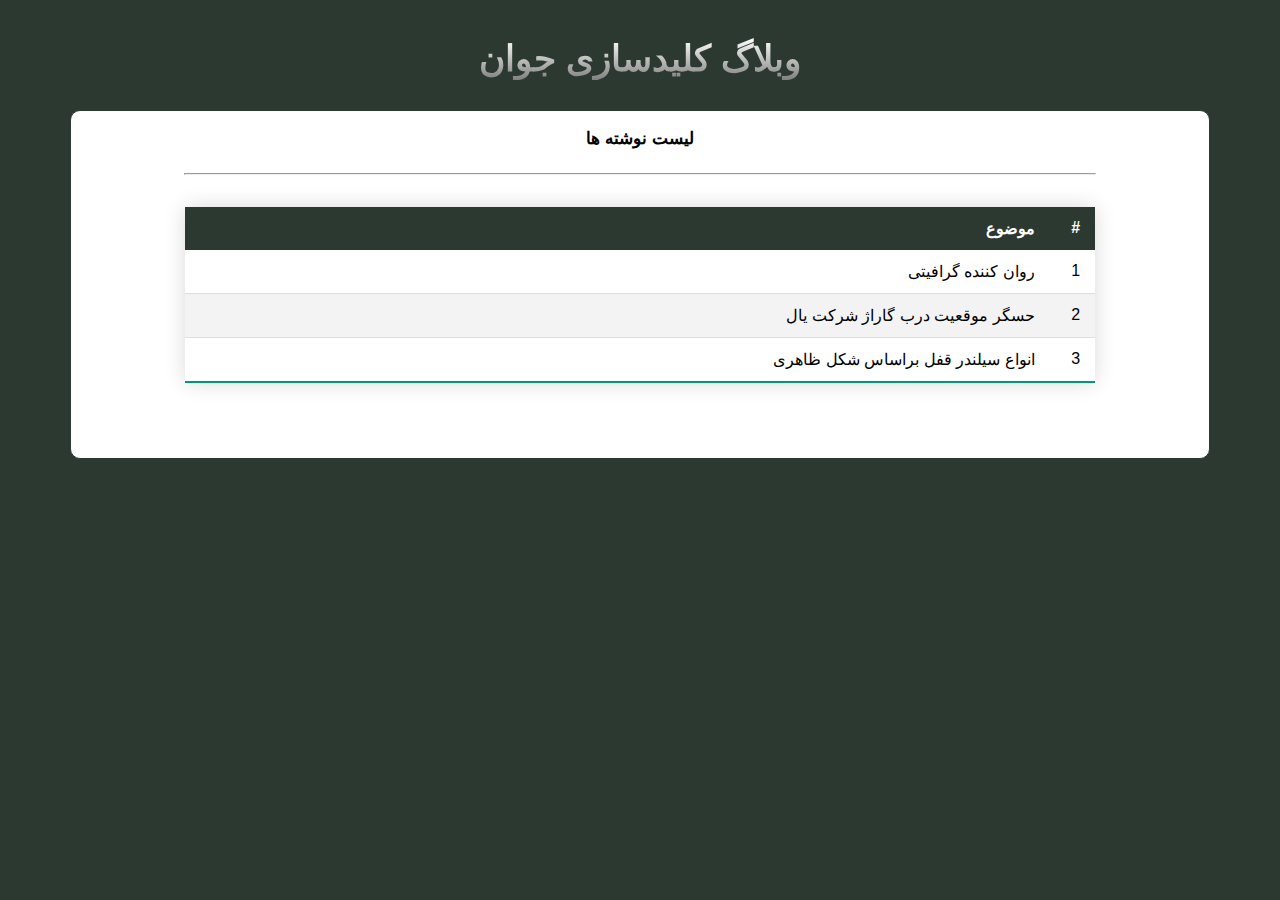
<file: index.html>
<html lang="fa">
<head>
    <link rel="stylesheet" href="/assets/css/default.css">
    
    <meta name="viewport" content="width=device-width, initial-scale=1.0">
    <link href="https://fonts.cdnfonts.com/css/iranyekan" rel="stylesheet">
    <title>وبلاگ کلیدسازی جوان </title>
    <style>
        
    </style>
</head>
<body>
<div class="outer-container">
    <a href="/" style="text-decoration: none;"><h2 class="main-header">وبلاگ کلیدسازی جوان</h2></a>
    <div class="main-content">
<!--        <header>-->
<!--            <nav>-->
<!--                <a href="aboutus.html">درباره سایت </a>-->
<!--                <a href="blog/posts">وبلاگ</a>-->
<!--                <a href="/keys">جستجوی کلید ایرانی</a>-->
<!--            </nav>-->
<!--        </header>-->
        

        <h3 style="text-align:center;">لیست نوشته ها</h3>
        
        <hr style="width: 80%"/>
        <div class="post-content">
            <table class="styled-table">
    <thead>
        <tr>
            <th style="width: 5%">#</th>
            <th>موضوع</th>
        </tr>
    </thead>
    <tbody>
        
            <tr>
                <td>1</td>
                <td><a style="text-decoration: none;color: inherit;" href="/graphite-lubricant.html">روان کننده گرافیتی</a></td>
            </tr>
        
            <tr>
                <td>2</td>
                <td><a style="text-decoration: none;color: inherit;" href="/Door-Position-Sensor-for-Smart-Garage-Door-Opener.html">حسگر موقعیت درب گاراژ شرکت یال</a></td>
            </tr>
        
            <tr>
                <td>3</td>
                <td><a style="text-decoration: none;color: inherit;" href="/different-type-of-lock-cylinders.html">انواع سیلندر قفل براساس شکل ظاهری</a></td>
            </tr>
        
    </tbody>
</table>

        </div>
    </div>
</div>
</body>

</html>
</file>
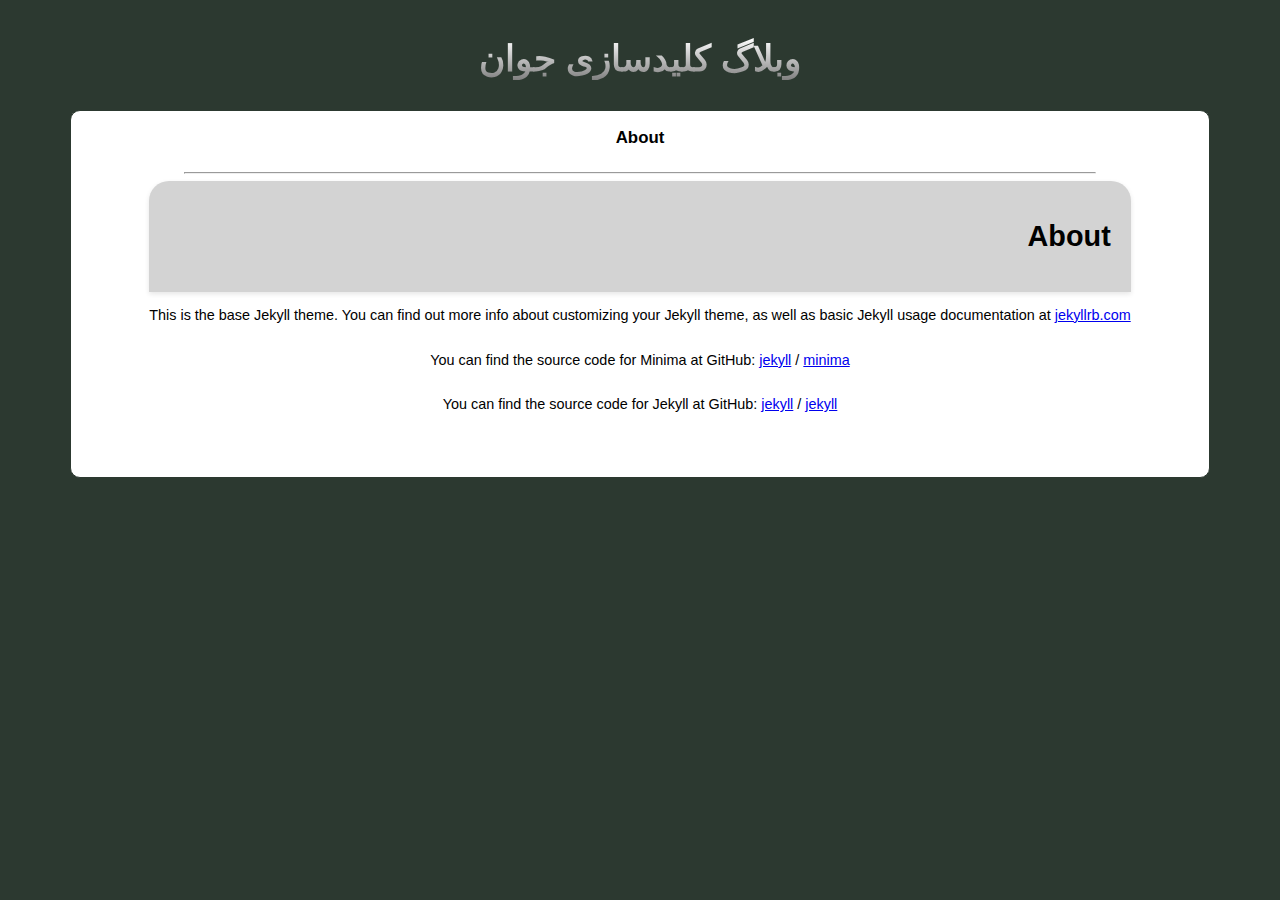
<file: about/index.html>
<html lang="fa">
<head>
    <link rel="stylesheet" href="/assets/css/default.css">
    
    <meta name="viewport" content="width=device-width, initial-scale=1.0">
    <link href="https://fonts.cdnfonts.com/css/iranyekan" rel="stylesheet">
    <title>وبلاگ کلیدسازی جوان </title>
    <style>
        
    </style>
</head>
<body>
<div class="outer-container">
    <a href="/" style="text-decoration: none;"><h2 class="main-header">وبلاگ کلیدسازی جوان</h2></a>
    <div class="main-content">
<!--        <header>-->
<!--            <nav>-->
<!--                <a href="aboutus.html">درباره سایت </a>-->
<!--                <a href="blog/posts">وبلاگ</a>-->
<!--                <a href="/keys">جستجوی کلید ایرانی</a>-->
<!--            </nav>-->
<!--        </header>-->
        

        <h3 style="text-align:center;">About</h3>
        
        <hr style="width: 80%"/>
        <div class="post-content">
            <article class="post">

  <header class="post-header">
    <h1 class="post-title">About</h1>
  </header>

  <div class="post-content">
    <p>This is the base Jekyll theme. You can find out more info about customizing your Jekyll theme, as well as basic Jekyll usage documentation at <a href="https://jekyllrb.com/">jekyllrb.com</a></p>

<p>You can find the source code for Minima at GitHub:
<a href="https://github.com/jekyll">jekyll</a> /
<a href="https://github.com/jekyll/minima">minima</a></p>

<p>You can find the source code for Jekyll at GitHub:
<a href="https://github.com/jekyll">jekyll</a> /
<a href="https://github.com/jekyll/jekyll">jekyll</a></p>


  </div>

</article>

        </div>
    </div>
</div>
</body>

</html>
</file>
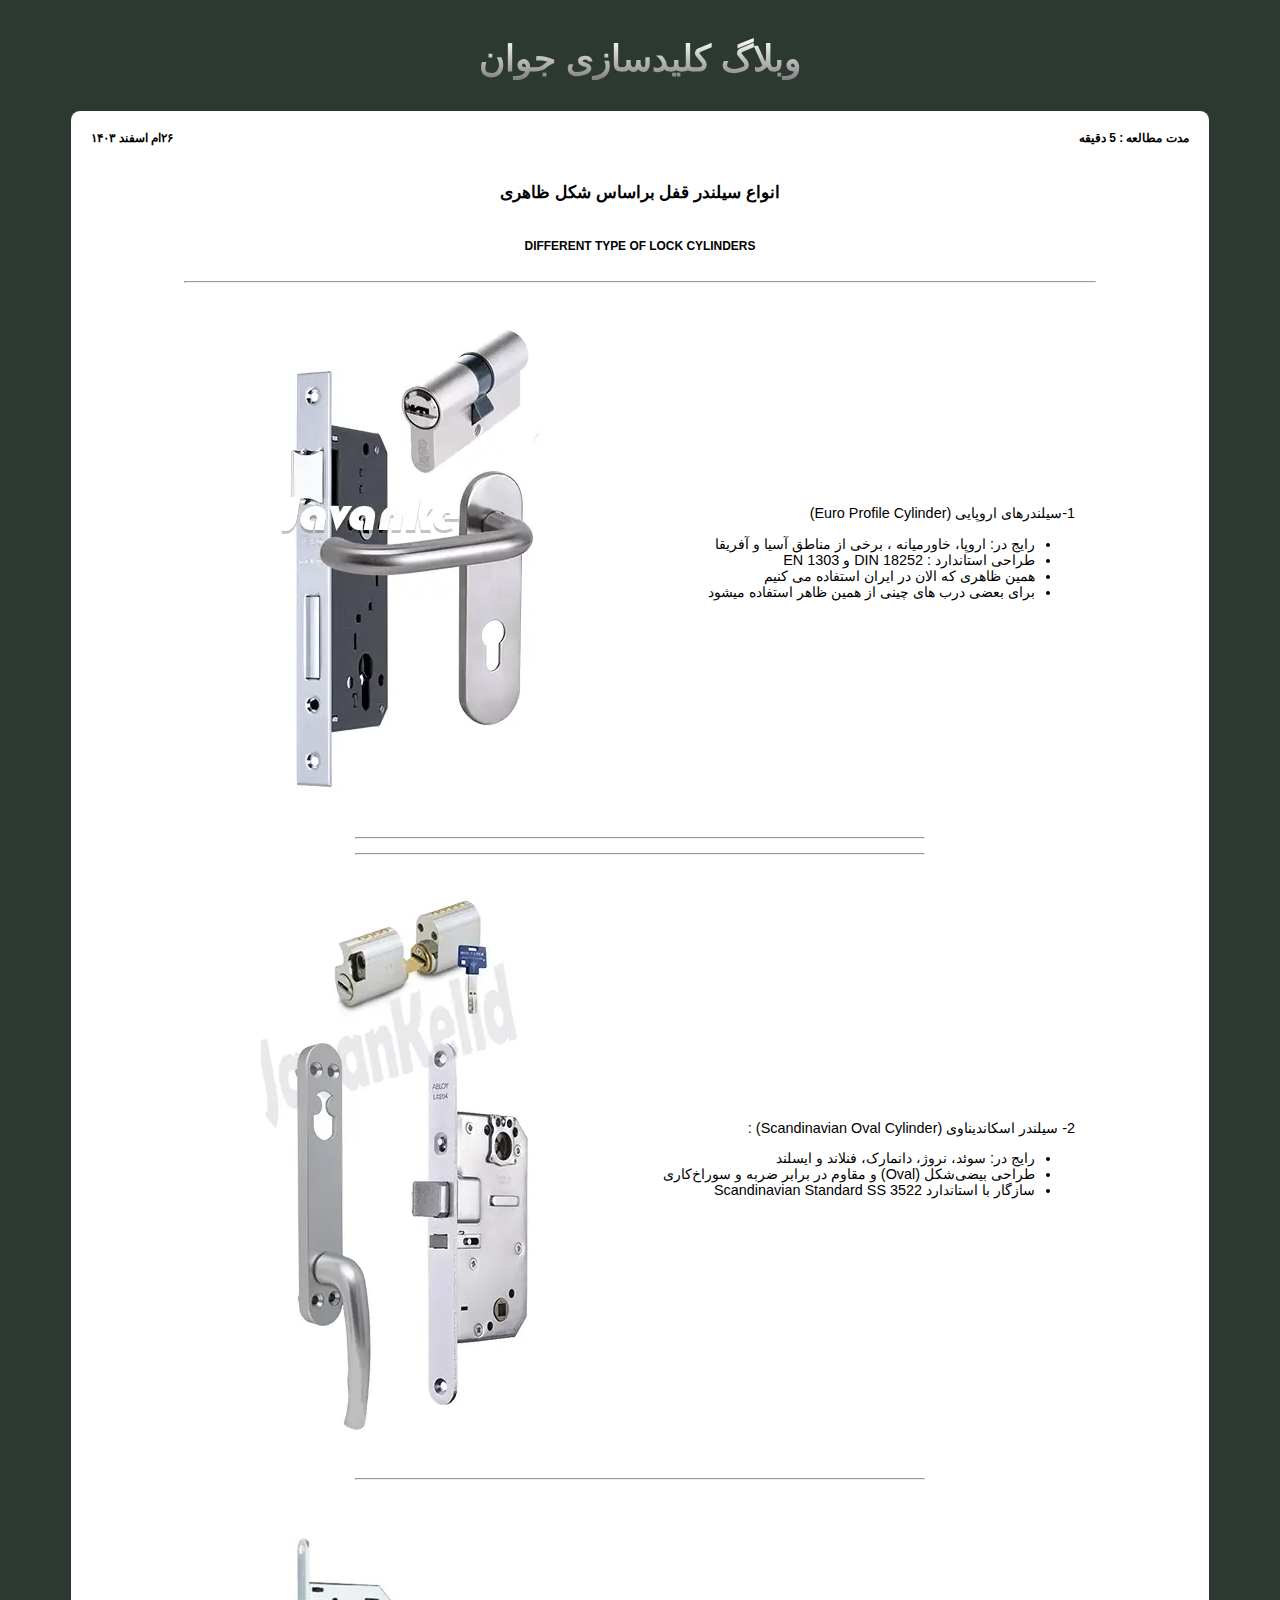
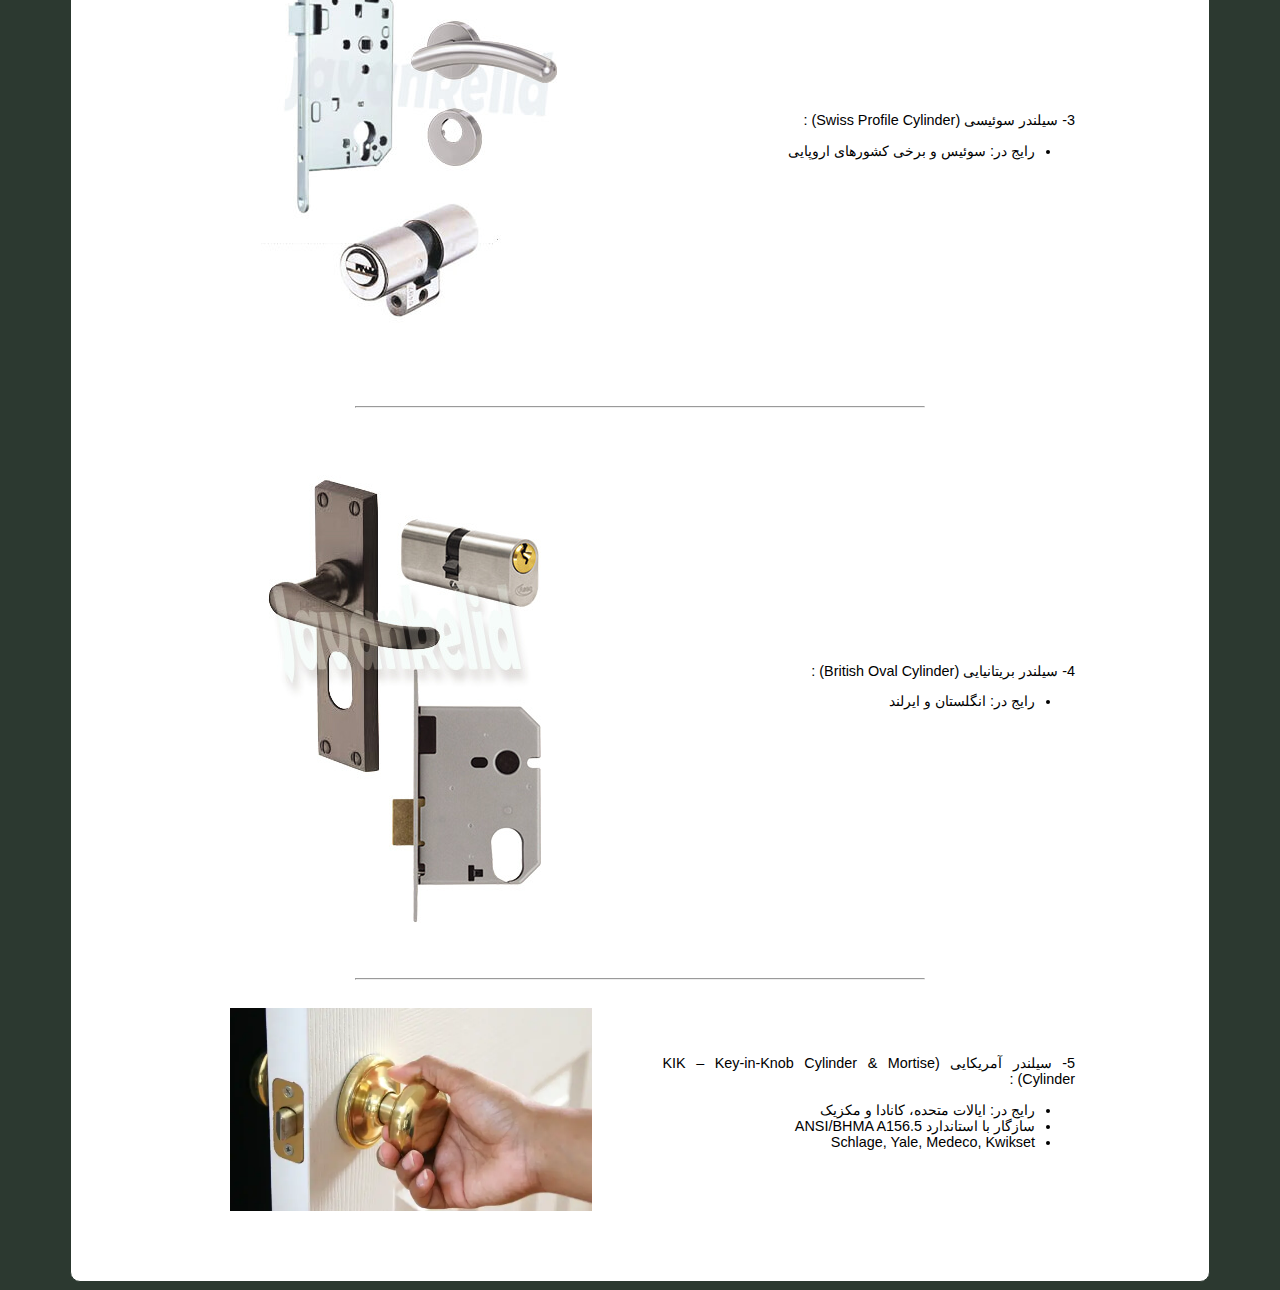
<file: different-type-of-lock-cylinders.html>
<html lang="fa">
<head>
    <link rel="stylesheet" href="/assets/css/default.css">
    
    <meta name="viewport" content="width=device-width, initial-scale=1.0">
    <link href="https://fonts.cdnfonts.com/css/iranyekan" rel="stylesheet">
    <title>وبلاگ کلیدسازی جوان </title>
    <style>
        
    </style>
</head>
<body>
<div class="outer-container">
    <a href="/" style="text-decoration: none;"><h2 class="main-header">وبلاگ کلیدسازی جوان</h2></a>
    <div class="main-content">
<!--        <header>-->
<!--            <nav>-->
<!--                <a href="aboutus.html">درباره سایت </a>-->
<!--                <a href="blog/posts">وبلاگ</a>-->
<!--                <a href="/keys">جستجوی کلید ایرانی</a>-->
<!--            </nav>-->
<!--        </header>-->
        

        <div style="width: 100%;display: flex;flex-direction: row;justify-content: space-between">
            <h5 style="margin: 20px"> مدت مطالعه : 5 دقیقه</h5>
            <h5 style="margin: 20px"> ۲۶ام اسفند ۱۴۰۳</h5>
        </div>

        

        <h3 style="text-align:center;">انواع سیلندر قفل براساس شکل ظاهری</h3>
        
        <h5 style="text-align:center;">DIFFERENT TYPE OF LOCK CYLINDERS</h5>
        
        <hr style="width: 80%"/>
        <div class="post-content">
            <div class="text-image" style="font-family:inherit">
    <div class="text-inline">
        1-سیلندرهای اروپایی (Euro Profile Cylinder)
        <ul>
            <li>رایج در: اروپا، خاورمیانه ، برخی از مناطق آسیا و آفریقا</li>
            <li>طراحی استاندارد :  DIN 18252 و EN 1303</li>
            <li>همین ظاهری که الان در ایران استفاده می کنیم</li>
            <li>برای بعضی درب های چینی از همین ظاهر استفاده میشود</li>
        </ul> </div>
    <div>
        <img class="image-inline" src="/assets/images/european%20cylinder,lock,handle.webp" />
    </div>
</div>

<hr class="text-image-separator" style="width: 50%" />

<hr class="text-image-separator" style="width: 50%" />

<div class="text-image" style="font-family:inherit">
    <div class="text-inline">
        2- سیلندر اسکاندیناوی (Scandinavian Oval Cylinder) :
        <ul>
            <li>رایج در: سوئد، نروژ، دانمارک، فنلاند و ایسلند</li>
            <li>طراحی بیضی‌شکل (Oval) و مقاوم در برابر ضربه و سوراخ‌کاری</li>
            <li>سازگار با استاندارد Scandinavian Standard SS 3522</li>
        </ul></div>
    <div>
        <img class="image-inline" src="/assets/images/scandinavian%20cylinder%20lock%20door%20handle%20copy.webp" />
    </div>
</div>

<hr class="text-image-separator" style="width: 50%" />

<div class="text-image" style="font-family:inherit">
    <div class="text-inline">
         3- سیلندر سوئیسی (Swiss Profile Cylinder) :    
        <ul>
            <li>رایج در: سوئیس و برخی کشورهای اروپایی</li>
        </ul>
        </div>
    <div>
        <img class="image-inline" src="/assets/images/swiss%20cylinder%20lock%20handle%20copy.jpg" />
    </div>
</div>

<hr class="text-image-separator" style="width: 50%" />

<div class="text-image" style="font-family:inherit">
    <div class="text-inline">
 4- سیلندر بریتانیایی (British Oval Cylinder) :
          <ul>
             <li>رایج در: انگلستان و ایرلند</li>
         </ul>
         </div>
    <div>
        <img class="image-inline" src="/assets/images/uk%20oval%20cylinder%20mortise%20lock%20and%20handle%20copy.jpg" />
    </div>
</div>

<hr class="text-image-separator" style="width: 50%" />

<div class="text-image" style="font-family:inherit">
    <div class="text-inline">
5- سیلندر آمریکایی (KIK – Key-in-Knob Cylinder &amp; Mortise Cylinder) :
          <ul>
             <li>رایج در: ایالات متحده، کانادا و مکزیک</li>
             <li>سازگار با استاندارد ANSI/BHMA A156.5</li>
             <li>Schlage, Yale, Medeco, Kwikset</li>
         </ul>
         </div>
    <div>
        <img class="image-inline" src="/assets/images/kik.webp" />
    </div>
</div>


        </div>
    </div>
</div>
</body>

</html>
</file>
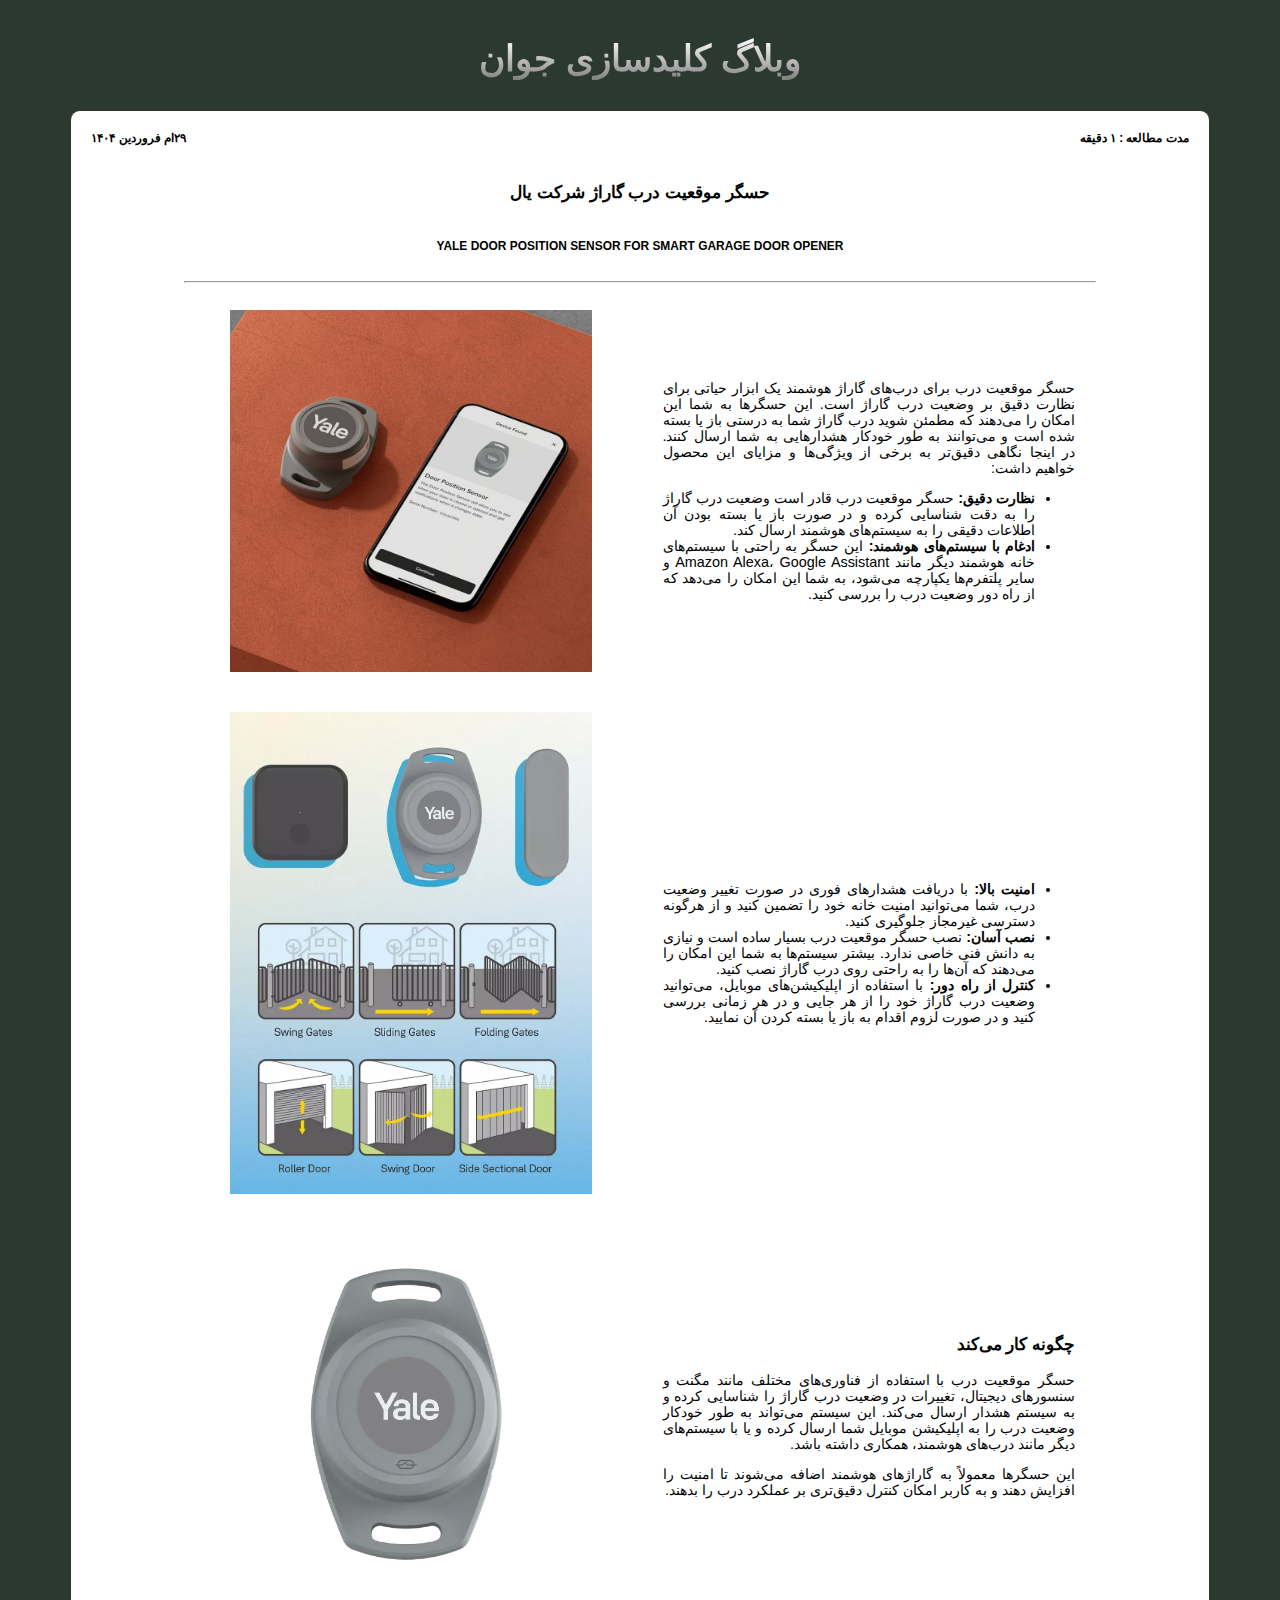
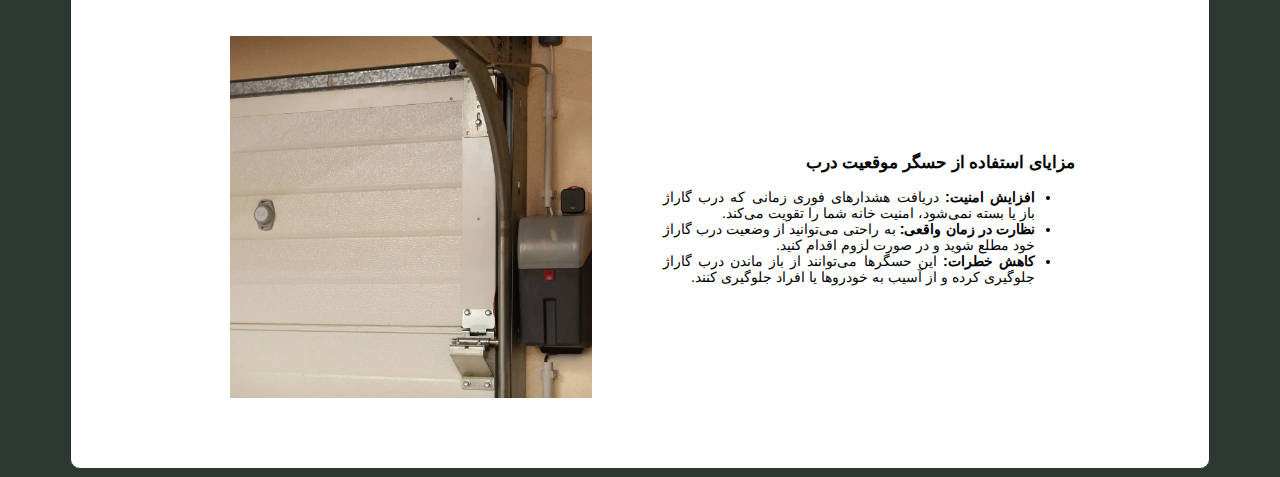
<file: Door-Position-Sensor-for-Smart-Garage-Door-Opener.html>
<html lang="fa">
<head>
    <link rel="stylesheet" href="/assets/css/default.css">
    
    <meta name="viewport" content="width=device-width, initial-scale=1.0">
    <link href="https://fonts.cdnfonts.com/css/iranyekan" rel="stylesheet">
    <title>وبلاگ کلیدسازی جوان </title>
    <style>
        
    </style>
</head>
<body>
<div class="outer-container">
    <a href="/" style="text-decoration: none;"><h2 class="main-header">وبلاگ کلیدسازی جوان</h2></a>
    <div class="main-content">
<!--        <header>-->
<!--            <nav>-->
<!--                <a href="aboutus.html">درباره سایت </a>-->
<!--                <a href="blog/posts">وبلاگ</a>-->
<!--                <a href="/keys">جستجوی کلید ایرانی</a>-->
<!--            </nav>-->
<!--        </header>-->
        

        <div style="width: 100%;display: flex;flex-direction: row;justify-content: space-between">
            <h5 style="margin: 20px"> مدت مطالعه : ۱ دقیقه</h5>
            <h5 style="margin: 20px"> ۲۹ام فروردین ۱۴۰۴</h5>
        </div>

        

        <h3 style="text-align:center;">حسگر موقعیت درب گاراژ شرکت یال</h3>
        
        <h5 style="text-align:center;">YALE DOOR POSITION SENSOR FOR SMART GARAGE DOOR OPENER</h5>
        
        <hr style="width: 80%"/>
        <div class="post-content">
            <div class="text-image" style="font-family:inherit">
    <div class="text-inline">
        <p>حسگر موقعیت درب برای درب‌های گاراژ هوشمند یک ابزار حیاتی برای نظارت دقیق بر وضعیت درب گاراژ است. این حسگرها به شما این امکان را می‌دهند که مطمئن شوید درب گاراژ شما به درستی باز یا بسته شده است و می‌توانند به طور خودکار هشدارهایی به شما ارسال کنند. در اینجا نگاهی دقیق‌تر به برخی از ویژگی‌ها و مزایای این محصول خواهیم داشت:</p>
        <ul>
            <li><strong>نظارت دقیق:</strong> حسگر موقعیت درب قادر است وضعیت درب گاراژ را به دقت شناسایی کرده و در صورت باز یا بسته بودن آن اطلاعات دقیقی را به سیستم‌های هوشمند ارسال کند.</li>
            <li><strong>ادغام با سیستم‌های هوشمند:</strong> این حسگر به راحتی با سیستم‌های خانه هوشمند دیگر مانند Amazon Alexa، Google Assistant و سایر پلتفرم‌ها یکپارچه می‌شود، به شما این امکان را می‌دهد که از راه دور وضعیت درب را بررسی کنید.</li>
        </ul></div>
    <div>
        <img class="image-inline" src="/assets/images/yale-position1.jpg" />
    </div>
</div>

<div class="text-image" style="font-family:inherit">
    <div class="text-inline">
        <ul>
            <li><strong>امنیت بالا:</strong> با دریافت هشدارهای فوری در صورت تغییر وضعیت درب، شما می‌توانید امنیت خانه خود را تضمین کنید و از هرگونه دسترسی غیرمجاز جلوگیری کنید.</li>
            <li><strong>نصب آسان:</strong> نصب حسگر موقعیت درب بسیار ساده است و نیازی به دانش فنی خاصی ندارد. بیشتر سیستم‌ها به شما این امکان را می‌دهند که آن‌ها را به راحتی روی درب گاراژ نصب کنید.</li>
            <li><strong>کنترل از راه دور:</strong> با استفاده از اپلیکیشن‌های موبایل، می‌توانید وضعیت درب گاراژ خود را از هر جایی و در هر زمانی بررسی کنید و در صورت لزوم اقدام به باز یا بسته کردن آن نمایید.</li>
        </ul></div>
    <div>
        <img class="image-inline" src="/assets/images/yale-position2.webp" />
    </div>
</div>

<div class="text-image" style="font-family:inherit">
    <div class="text-inline">
        <h3>چگونه کار می‌کند</h3>
        <p>حسگر موقعیت درب با استفاده از فناوری‌های مختلف مانند مگنت و سنسورهای دیجیتال، تغییرات در وضعیت درب گاراژ را شناسایی کرده و به سیستم هشدار ارسال می‌کند. این سیستم می‌تواند به طور خودکار وضعیت درب را به اپلیکیشن موبایل شما ارسال کرده و یا با سیستم‌های دیگر مانند درب‌های هوشمند، همکاری داشته باشد.</p>
        <p>این حسگرها معمولاً به گاراژهای هوشمند اضافه می‌شوند تا امنیت را افزایش دهند و به کاربر امکان کنترل دقیق‌تری بر عملکرد درب را بدهند.</p></div>
    <div>
        <img class="image-inline" src="/assets/images/yale-position3.webp" />
    </div>
</div>

<div class="text-image" style="font-family:inherit">
    <div class="text-inline">
        <h3>مزایای استفاده از حسگر موقعیت درب</h3>
        <ul>
            <li><strong>افزایش امنیت:</strong> دریافت هشدارهای فوری زمانی که درب گاراژ باز یا بسته نمی‌شود، امنیت خانه شما را تقویت می‌کند.</li>
            <li><strong>نظارت در زمان واقعی:</strong> به راحتی می‌توانید از وضعیت درب گاراژ خود مطلع شوید و در صورت لزوم اقدام کنید.</li>
            <li><strong>کاهش خطرات:</strong> این حسگرها می‌توانند از باز ماندن درب گاراژ جلوگیری کرده و از آسیب به خودروها یا افراد جلوگیری کنند.</li>
        </ul></div>
    <div>
        <img class="image-inline" src="/assets/images/yale-position4.webp" />
    </div>
</div>


        </div>
    </div>
</div>
</body>

</html>
</file>
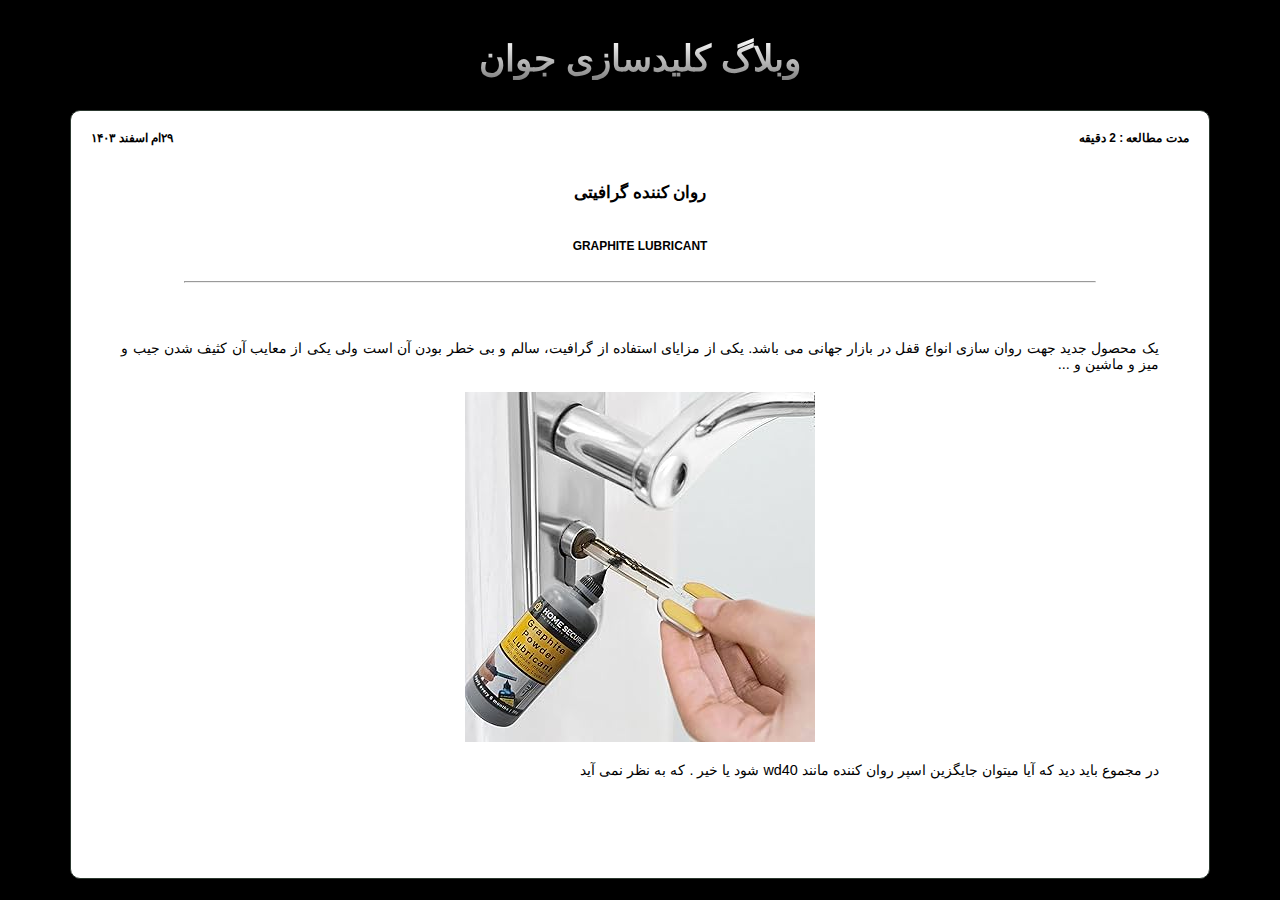
<file: graphite-lubricant.html>
<html lang="fa">
<head>
    <link rel="stylesheet" href="/assets/css/default.css">
    
    <meta name="viewport" content="width=device-width, initial-scale=1.0">
    <link href="https://fonts.cdnfonts.com/css/iranyekan" rel="stylesheet">
    <title>وبلاگ کلیدسازی جوان </title>
    <style>
        
        html {
        background-color: black !important;
        }
        
    </style>
</head>
<body>
<div class="outer-container">
    <a href="/" style="text-decoration: none;"><h2 class="main-header">وبلاگ کلیدسازی جوان</h2></a>
    <div class="main-content">
<!--        <header>-->
<!--            <nav>-->
<!--                <a href="aboutus.html">درباره سایت </a>-->
<!--                <a href="blog/posts">وبلاگ</a>-->
<!--                <a href="/keys">جستجوی کلید ایرانی</a>-->
<!--            </nav>-->
<!--        </header>-->
        

        <div style="width: 100%;display: flex;flex-direction: row;justify-content: space-between">
            <h5 style="margin: 20px"> مدت مطالعه : 2 دقیقه</h5>
            <h5 style="margin: 20px"> ۲۹ام اسفند ۱۴۰۳</h5>
        </div>

        

        <h3 style="text-align:center;">روان کننده گرافیتی</h3>
        
        <h5 style="text-align:center;">GRAPHITE LUBRICANT</h5>
        
        <hr style="width: 80%"/>
        <div class="post-content">
            <div style="padding: 50px">
یک محصول جدید جهت روان سازی انواع قفل در بازار جهانی می باشد.
یکی از مزایای استفاده از گرافیت، سالم و بی خطر بودن آن است
ولی یکی از معایب آن کثیف شدن جیب و میز و ماشین و ...
<img class="image-inline" src="/assets/images/graphite-lubricant.jpg" />


در مجموع باید دید که آیا میتوان جایگزین اسپر روان کننده مانند wd40 شود یا خیر . که به نظر نمی آید

</div>

        </div>
    </div>
</div>
</body>

</html>
</file>
<file: assets/css/default.css>
.post-content{
    font-family: inherit !important;
    font-size: inherit !important;
    text-align: justify;
    direction: rtl;
    width: 100%;
    display: flex;
    flex-direction: column;
    justify-content: center;
    align-items: center;
}

html {
    background: #2c3930;
    direction: rtl;
    font-family: IRANYekan, sans-serif;
    font-size: 0.9rem;
}

.outer-container{
    display: flex;
    flex-direction: column;
    align-items: center;
    justify-content: center;
}

header{
    background-color: lightgray;
    box-shadow: 0 2px 5px rgba(0, 0, 0, 0.1);
    display: flex;
    justify-content: flex-start;
    align-items: center;
    margin: 0;
    width: 100%;
    padding: 20px;
    box-sizing: border-box;
    border-top-right-radius: 20px;
    border-top-left-radius: 20px;
}

nav {
    display: flex;
    gap: 20px;
}

nav a {
    text-decoration: none;
    color: #2C3930;
    transition: color 0.3s;
}
nav a:hover {
    color: #007bff;
}

.main-content {
    background: white;
    display: flex;
    flex-direction: column;
    justify-content: center;
    align-items: center;
    border: 1px solid #2C3930;
    width: 90%;
    padding-bottom: 50px;
    border-radius: 10px;
}

.main-header {
    font-size: 2.5rem;
    background: linear-gradient(180deg, white, gray);
    -webkit-background-clip: text;
    -webkit-text-fill-color: transparent;
}

/*table related css*/
.styled-table {
    border-collapse: collapse;
    margin: 25px 0;
    /*font-size: 0.9em;*/
    font-family: sans-serif;
    min-width: 80%;
    box-shadow: 0 0 20px rgba(0, 0, 0, 0.15);
    direction: rtl;
    text-align: right;
}
.styled-table thead tr {
    background-color: #2c3930;
    color: #ffffff;
    text-align: right;
}

.styled-table th,
.styled-table td {
    padding: 12px 15px;
}
.styled-table tbody tr {
    border-bottom: 1px solid #dddddd;
}

.styled-table tbody tr:nth-of-type(even) {
    background-color: #f3f3f3;
}

.styled-table tbody tr:last-of-type {
    border-bottom: 2px solid #009879;
}

.styled-table tbody tr.active-row {
    font-weight: bold;
    color: #009879;
}

.text-image {
    display: grid;
    align-items: center;
    grid-template-columns: 1fr 1fr;
    column-gap: 5px;
    justify-content: center;
    /*padding-left: 50px;*/
    /*padding-right: 50px;*/
    width: 80%;
}

.image-inline {
    max-width: 80%;
    max-height:100%;
    margin: 20px;
    text-align: center ;
    display: block;
    margin-left: auto;
    margin-right: auto;
}

@media (max-width: 768px) { /* Adjust breakpoint as needed */
    .text-image {
        grid-template-columns: 1fr; /* Single column layout on smaller screens */
        row-gap: 10px; /* Add space between rows */
        /*padding-left: 20px; !* Reduce padding for smaller screens *!*/
        /*padding-right: 20px;*/
        width: 100%;
    }
    .image-inline{
        width: 70%;
    }
    .text-image-separator{
        width: 70%;
    }
    .main-content{
        width: 100%;
    }
}

.text-inline{
    margin: 20px;
}
</file>
